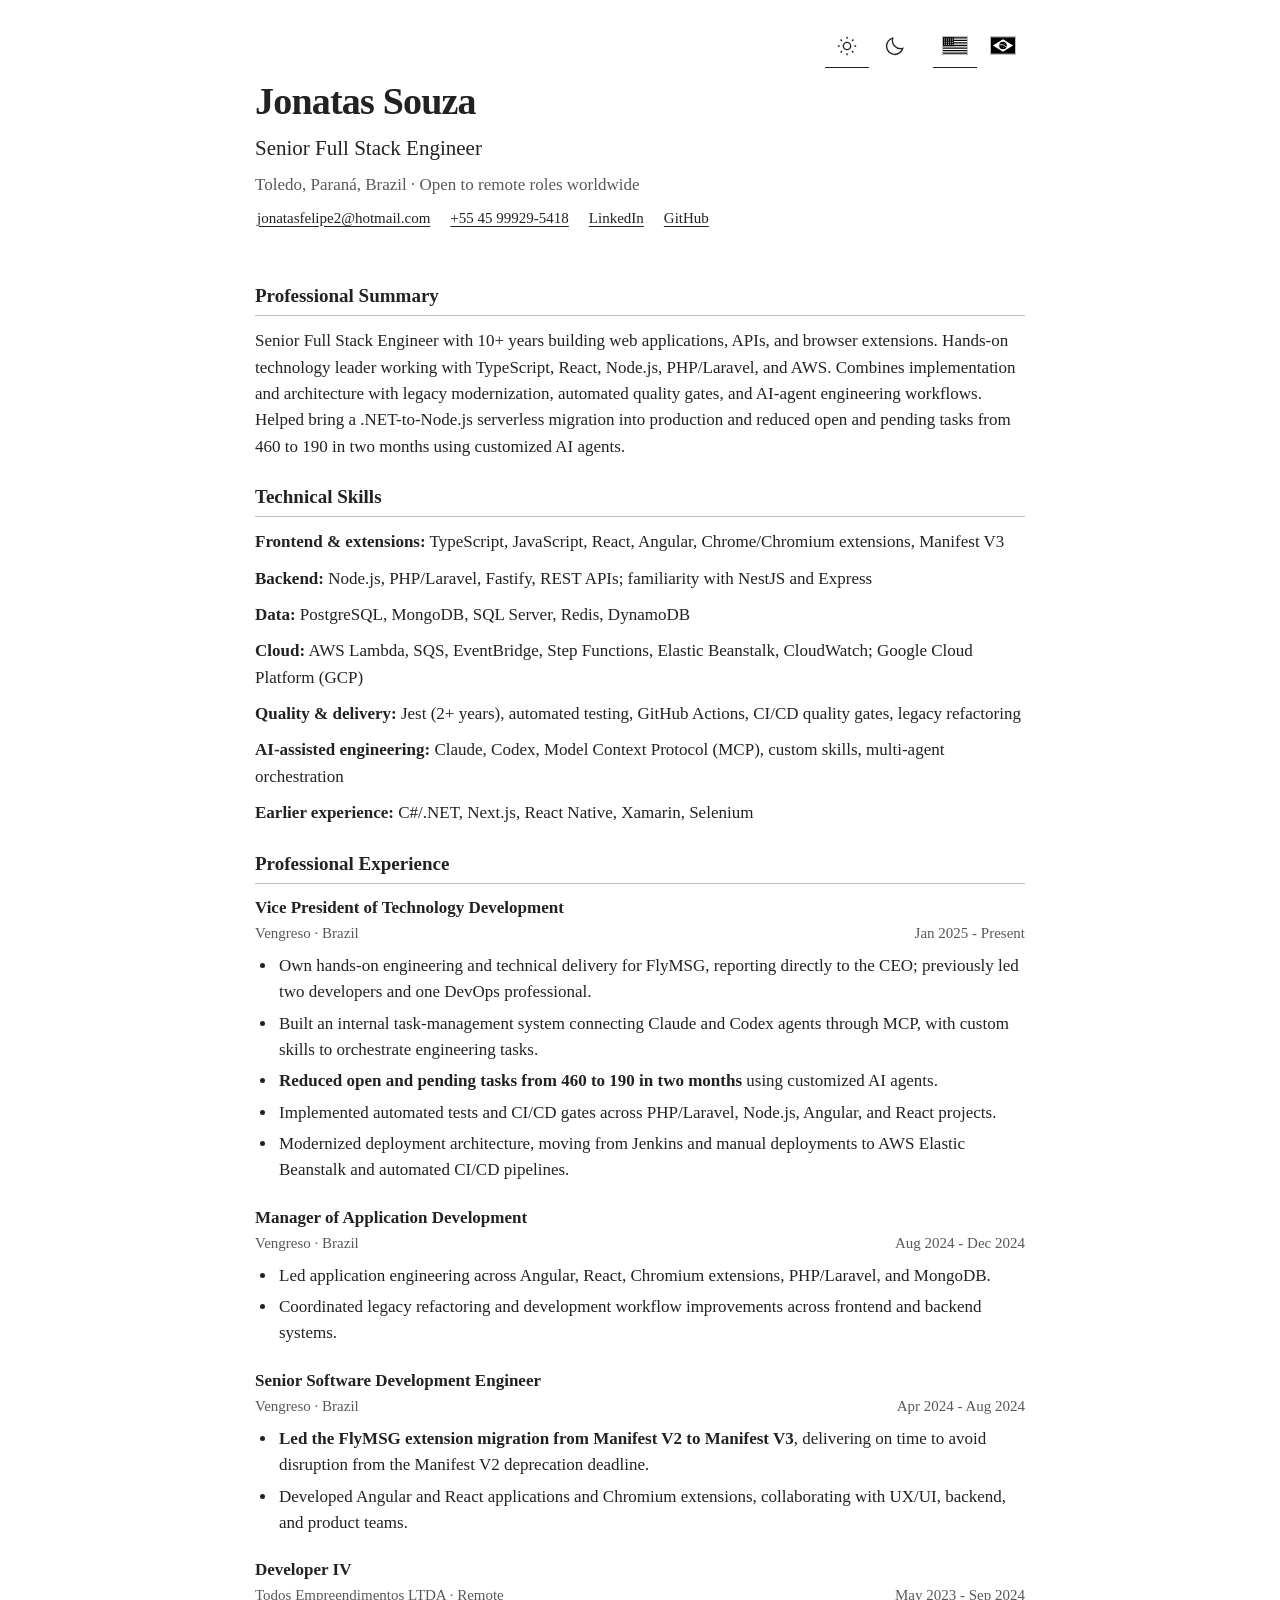
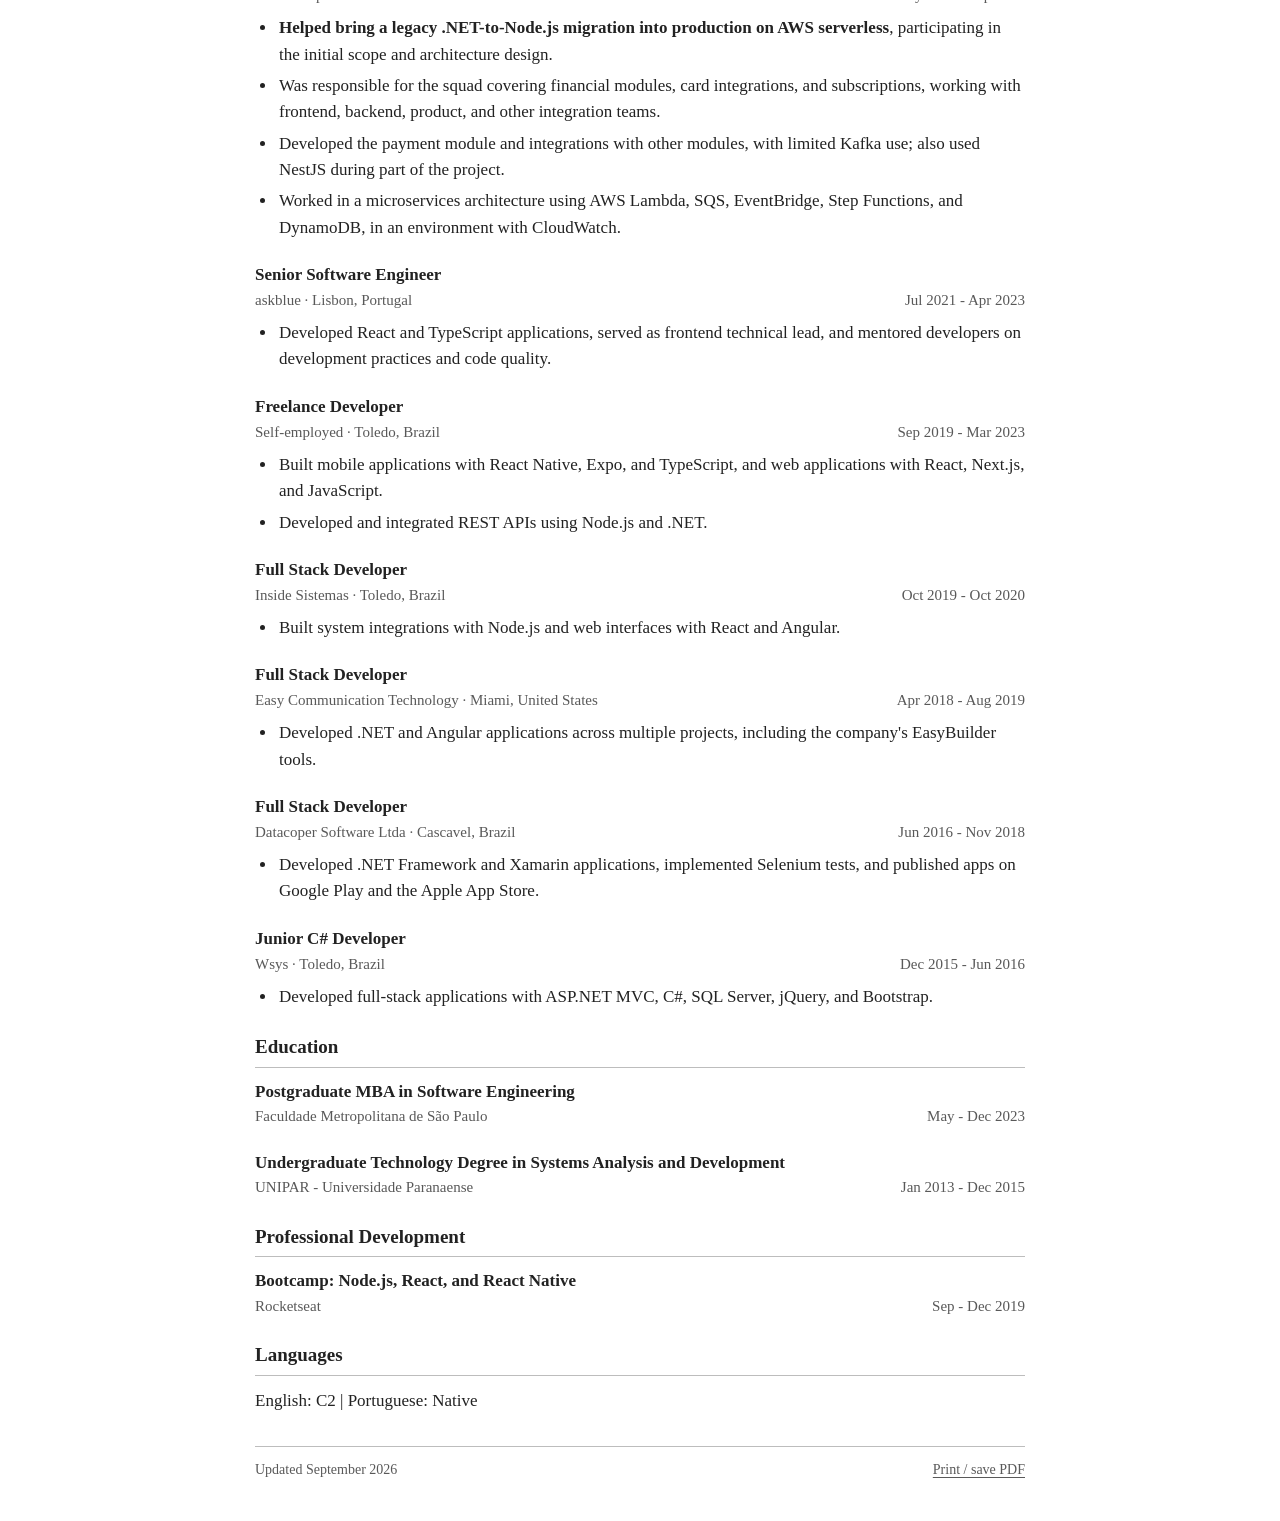
<file: index.html>
<!doctype html>
<html lang="en" data-theme="light">
<head>
  <meta charset="utf-8">
  <meta name="viewport" content="width=device-width, initial-scale=1">
  <meta name="description" content="Jonatas Souza — Senior Full Stack Engineer. 10+ years building web applications, APIs and browser extensions. Node.js, TypeScript, AWS and AI-assisted engineering.">
  <meta name="color-scheme" content="light dark">
  <title>Jonatas Souza — Senior Full Stack Engineer</title>
  <link rel="canonical" href="https://joonatassouza.github.io/">
  <link rel="alternate" hreflang="en" href="https://joonatassouza.github.io/">
  <link rel="alternate" hreflang="pt-BR" href="https://joonatassouza.github.io/pt.html">
  <link rel="alternate" hreflang="x-default" href="https://joonatassouza.github.io/">
  <link rel="stylesheet" href="style.css">
  <script src="script.js" defer></script>
</head>
<body>
  <a class="skip-link" href="#cv">Skip to CV</a>
  <div class="page">
    <nav class="controls" aria-label="Appearance and language">
      <div class="theme-controls" hidden>
        <button type="button" data-set-theme="light" aria-label="Light theme" title="Light theme" aria-pressed="true"><svg viewBox="0 0 24 24" aria-hidden="true"><circle cx="12" cy="12" r="4"/><path d="M12 2v2m0 16v2M2 12h2m16 0h2M5 5l1.5 1.5m11 11L19 19M5 19l1.5-1.5m11-11L19 5"/></svg></button>
        <button type="button" data-set-theme="dark" aria-label="Dark theme" title="Dark theme" aria-pressed="false"><svg viewBox="0 0 24 24" aria-hidden="true"><path d="M20.5 14.5A9 9 0 0 1 9.5 3.5a9 9 0 1 0 11 11Z"/></svg></button>
      </div>
      <a href="index.html" lang="en" hreflang="en" aria-label="English" title="English" aria-current="page"><svg class="flag" viewBox="0 0 38 26" aria-hidden="true"><path fill="white" d="M0 0h38v26H0z"/><path stroke="black" stroke-width="2" d="M0 1h38M0 5h38M0 9h38M0 13h38M0 17h38M0 21h38M0 25h38"/><path fill="black" d="M0 0h17v14H0z"/><path fill="white" d="M2 2h1.4v1.4h-1.4z M5 2h1.4v1.4h-1.4z M8 2h1.4v1.4h-1.4z M11 2h1.4v1.4h-1.4z M14 2h1.4v1.4h-1.4z M2 5h1.4v1.4h-1.4z M5 5h1.4v1.4h-1.4z M8 5h1.4v1.4h-1.4z M11 5h1.4v1.4h-1.4z M14 5h1.4v1.4h-1.4z M2 8h1.4v1.4h-1.4z M5 8h1.4v1.4h-1.4z M8 8h1.4v1.4h-1.4z M11 8h1.4v1.4h-1.4z M14 8h1.4v1.4h-1.4z M2 11h1.4v1.4h-1.4z M5 11h1.4v1.4h-1.4z M8 11h1.4v1.4h-1.4z M11 11h1.4v1.4h-1.4z M14 11h1.4v1.4h-1.4z"/></svg></a>
      <a href="pt.html" lang="pt-BR" hreflang="pt-BR" aria-label="Português brasileiro" title="Português brasileiro"><svg class="flag" viewBox="0 0 38 26" aria-hidden="true"><path fill="black" d="M0 0h38v26H0z"/><path fill="white" d="m19 3 16 10-16 10L3 13Z"/><circle fill="black" cx="19" cy="13" r="6"/><path fill="none" stroke="white" stroke-width="1.2" d="M13.5 11.5q6-1 11 4"/><g fill="white"><circle cx="17" cy="15" r=".5"/><circle cx="20" cy="16" r=".5"/><circle cx="21" cy="10" r=".5"/></g></svg></a>
    </nav>
    <main id="cv">
      <header>
        <h1>Jonatas Souza</h1>
        <p class="subtitle">Senior Full Stack Engineer</p>
        <p class="location">Toledo, Paraná, Brazil · Open to remote roles worldwide</p>
        <ul class="contact" aria-label="Contact">
          <li><a href="mailto:jonatasfelipe2@hotmail.com">jonatasfelipe2@hotmail.com</a></li>
          <li><a href="https://wa.me/5545999295418">+55 45 99929-5418</a></li>
          <li><a href="https://www.linkedin.com/in/joonatassouza/">LinkedIn</a></li>
          <li><a href="https://github.com/joonatassouza">GitHub</a></li>
        </ul>
      </header>
      <section>
<h2>Professional Summary</h2>
<p>Senior Full Stack Engineer with 10+ years building web applications, APIs, and browser extensions. Hands-on technology leader working with TypeScript, React, Node.js, PHP/Laravel, and AWS. Combines implementation and architecture with legacy modernization, automated quality gates, and AI-agent engineering workflows. Helped bring a .NET-to-Node.js serverless migration into production and reduced open and pending tasks from 460 to 190 in two months using customized AI agents.</p>
</section>
<section>
<h2>Technical Skills</h2>
<p><strong>Frontend &amp; extensions:</strong> TypeScript, JavaScript, React, Angular, Chrome/Chromium extensions, Manifest V3</p>
<p><strong>Backend:</strong> Node.js, PHP/Laravel, Fastify, REST APIs; familiarity with NestJS and Express</p>
<p><strong>Data:</strong> PostgreSQL, MongoDB, SQL Server, Redis, DynamoDB</p>
<p><strong>Cloud:</strong> AWS Lambda, SQS, EventBridge, Step Functions, Elastic Beanstalk, CloudWatch; Google Cloud Platform (GCP)</p>
<p><strong>Quality &amp; delivery:</strong> Jest (2+ years), automated testing, GitHub Actions, CI/CD quality gates, legacy refactoring</p>
<p><strong>AI-assisted engineering:</strong> Claude, Codex, Model Context Protocol (MCP), custom skills, multi-agent orchestration</p>
<p><strong>Earlier experience:</strong> C#/.NET, Next.js, React Native, Xamarin, Selenium</p>
</section>
<section>
<h2>Professional Experience</h2>
<article>
<h3>Vice President of Technology Development</h3>
<p class="details"><span>Vengreso · Brazil</span><span>Jan 2025 - Present</span></p>
<ul>
<li>Own hands-on engineering and technical delivery for FlyMSG, reporting directly to the CEO; previously led two developers and one DevOps professional.</li>
<li>Built an internal task-management system connecting Claude and Codex agents through MCP, with custom skills to orchestrate engineering tasks.</li>
<li><strong>Reduced open and pending tasks from 460 to 190 in two months</strong> using customized AI agents.</li>
<li>Implemented automated tests and CI/CD gates across PHP/Laravel, Node.js, Angular, and React projects.</li>
<li>Modernized deployment architecture, moving from Jenkins and manual deployments to AWS Elastic Beanstalk and automated CI/CD pipelines.</li>
</ul>
</article>
<article>
<h3>Manager of Application Development</h3>
<p class="details"><span>Vengreso · Brazil</span><span>Aug 2024 - Dec 2024</span></p>
<ul>
<li>Led application engineering across Angular, React, Chromium extensions, PHP/Laravel, and MongoDB.</li>
<li>Coordinated legacy refactoring and development workflow improvements across frontend and backend systems.</li>
</ul>
</article>
<article>
<h3>Senior Software Development Engineer</h3>
<p class="details"><span>Vengreso · Brazil</span><span>Apr 2024 - Aug 2024</span></p>
<ul>
<li><strong>Led the FlyMSG extension migration from Manifest V2 to Manifest V3</strong>, delivering on time to avoid disruption from the Manifest V2 deprecation deadline.</li>
<li>Developed Angular and React applications and Chromium extensions, collaborating with UX/UI, backend, and product teams.</li>
</ul>
</article>
<article>
<h3>Developer IV</h3>
<p class="details"><span>Todos Empreendimentos LTDA · Remote</span><span>May 2023 - Sep 2024</span></p>
<ul>
<li><strong>Helped bring a legacy .NET-to-Node.js migration into production on AWS serverless</strong>, participating in the initial scope and architecture design.</li>
<li>Was responsible for the squad covering financial modules, card integrations, and subscriptions, working with frontend, backend, product, and other integration teams.</li>
<li>Developed the payment module and integrations with other modules, with limited Kafka use; also used NestJS during part of the project.</li>
<li>Worked in a microservices architecture using AWS Lambda, SQS, EventBridge, Step Functions, and DynamoDB, in an environment with CloudWatch.</li>
</ul>
</article>
<article>
<h3>Senior Software Engineer</h3>
<p class="details"><span>askblue · Lisbon, Portugal</span><span>Jul 2021 - Apr 2023</span></p>
<ul>
<li>Developed React and TypeScript applications, served as frontend technical lead, and mentored developers on development practices and code quality.</li>
</ul>
</article>
<article>
<h3>Freelance Developer</h3>
<p class="details"><span>Self-employed · Toledo, Brazil</span><span>Sep 2019 - Mar 2023</span></p>
<ul>
<li>Built mobile applications with React Native, Expo, and TypeScript, and web applications with React, Next.js, and JavaScript.</li>
<li>Developed and integrated REST APIs using Node.js and .NET.</li>
</ul>
</article>
<article>
<h3>Full Stack Developer</h3>
<p class="details"><span>Inside Sistemas · Toledo, Brazil</span><span>Oct 2019 - Oct 2020</span></p>
<ul>
<li>Built system integrations with Node.js and web interfaces with React and Angular.</li>
</ul>
</article>
<article>
<h3>Full Stack Developer</h3>
<p class="details"><span>Easy Communication Technology · Miami, United States</span><span>Apr 2018 - Aug 2019</span></p>
<ul>
<li>Developed .NET and Angular applications across multiple projects, including the company&#x27;s EasyBuilder tools.</li>
</ul>
</article>
<article>
<h3>Full Stack Developer</h3>
<p class="details"><span>Datacoper Software Ltda · Cascavel, Brazil</span><span>Jun 2016 - Nov 2018</span></p>
<ul>
<li>Developed .NET Framework and Xamarin applications, implemented Selenium tests, and published apps on Google Play and the Apple App Store.</li>
</ul>
</article>
<article>
<h3>Junior C# Developer</h3>
<p class="details"><span>Wsys · Toledo, Brazil</span><span>Dec 2015 - Jun 2016</span></p>
<ul>
<li>Developed full-stack applications with ASP.NET MVC, C#, SQL Server, jQuery, and Bootstrap.</li>
</ul>
</article>
</section>
<section>
<h2>Education</h2>
<article>
<h3>Postgraduate MBA in Software Engineering</h3>
<p class="details"><span>Faculdade Metropolitana de São Paulo</span><span>May - Dec 2023</span></p>
</article>
<article>
<h3>Undergraduate Technology Degree in Systems Analysis and Development</h3>
<p class="details"><span>UNIPAR - Universidade Paranaense</span><span>Jan 2013 - Dec 2015</span></p>
</article>
</section>
<section>
<h2>Professional Development</h2>
<article>
<h3>Bootcamp: Node.js, React, and React Native</h3>
<p class="details"><span>Rocketseat</span><span>Sep - Dec 2019</span></p>
</article>
</section>
<section>
<h2>Languages</h2>
<p>English: C2 | Portuguese: Native</p>
</section>
    </main>
    <footer>
      <span>Updated September 2026</span>
      <button class="print-link" type="button" hidden>Print / save PDF</button>
    </footer>
  </div>
</body>
</html>
</file>
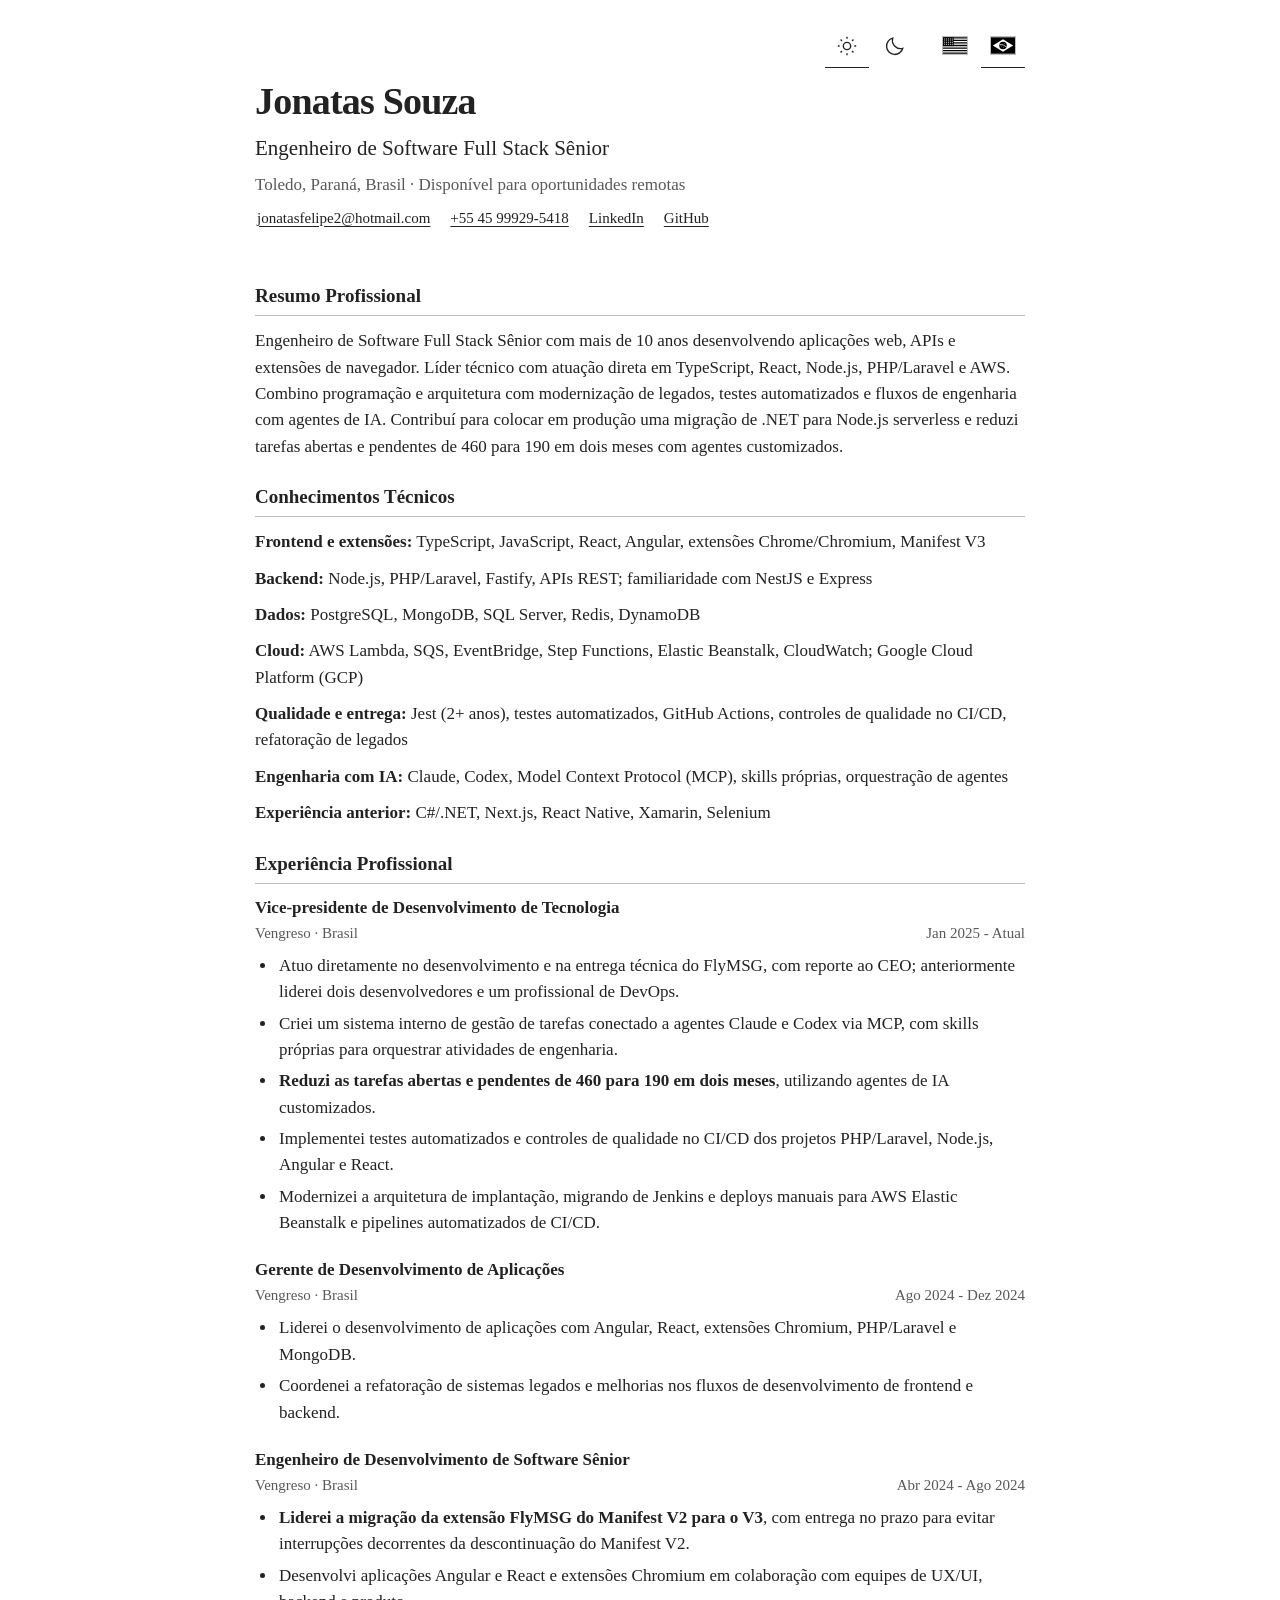
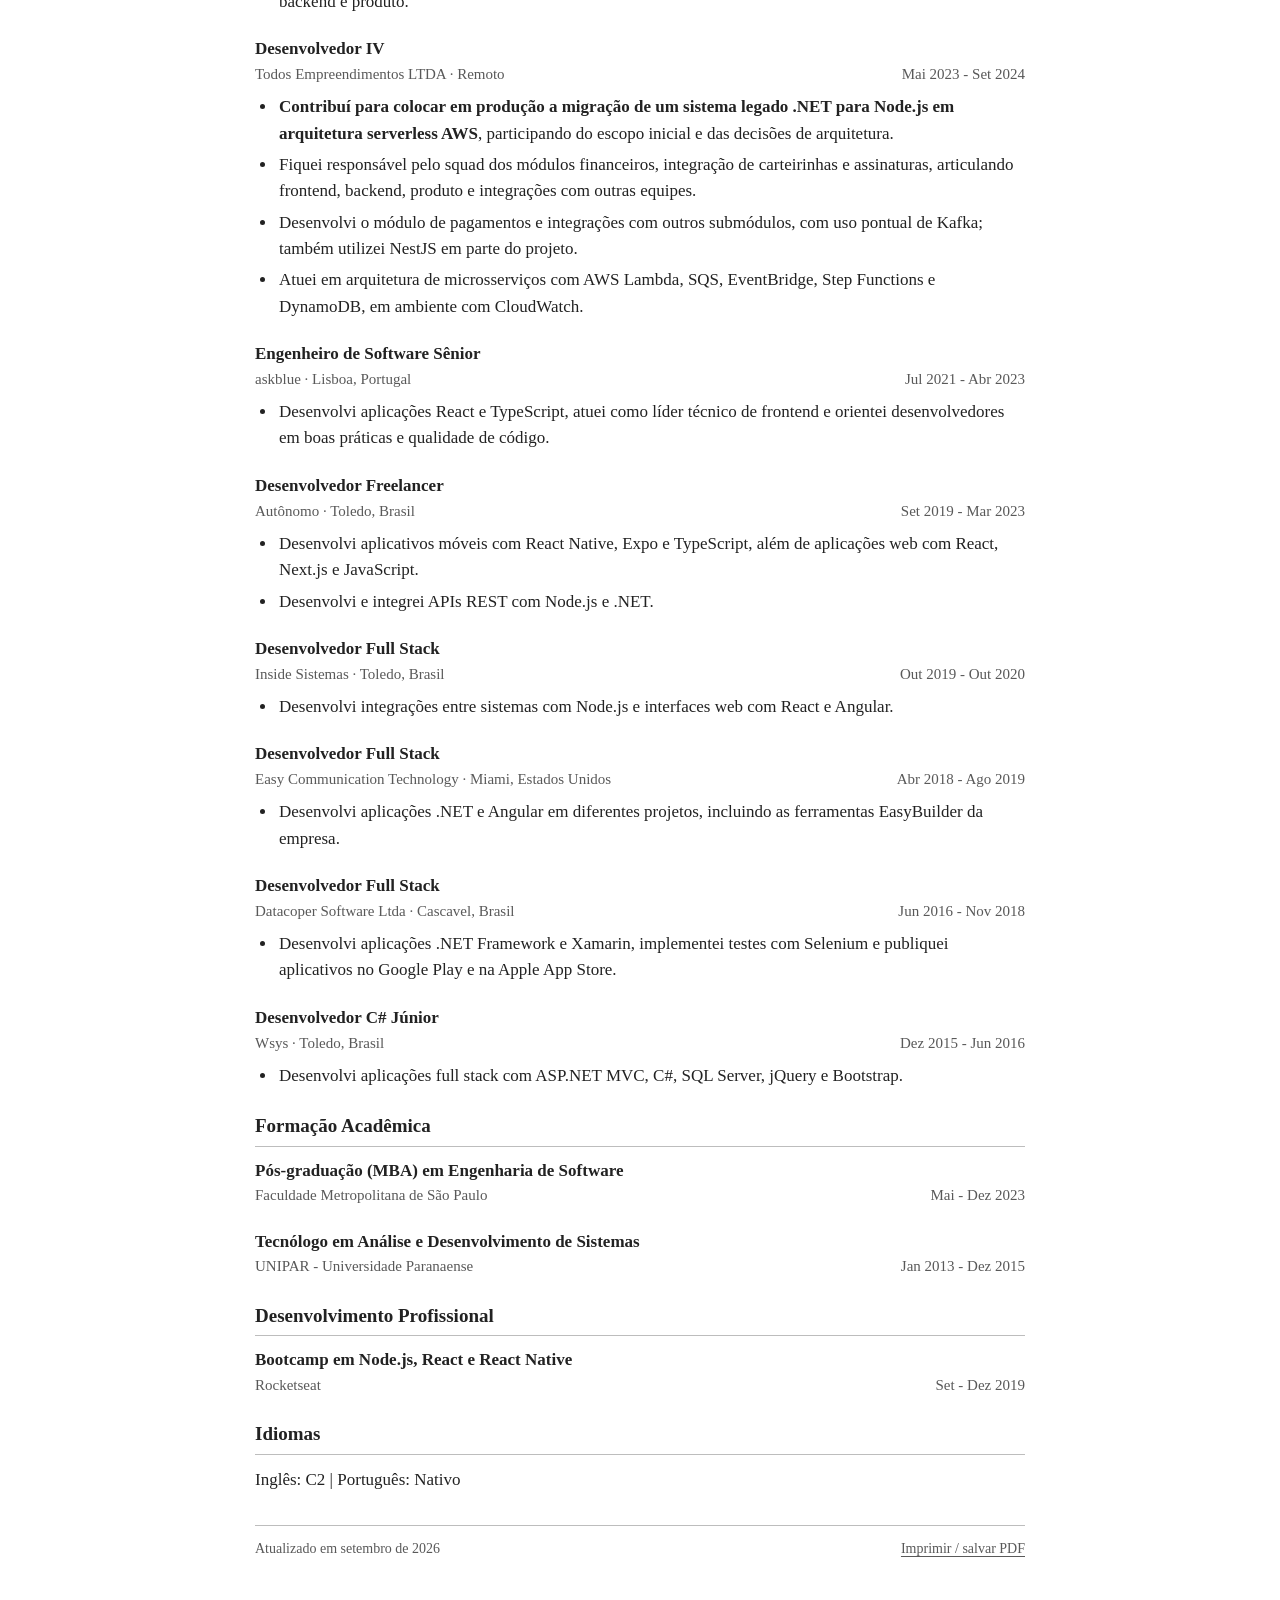
<file: pt.html>
<!doctype html>
<html lang="pt-BR" data-theme="light">
<head>
  <meta charset="utf-8">
  <meta name="viewport" content="width=device-width, initial-scale=1">
  <meta name="description" content="Jonatas Souza — Engenheiro de Software Full Stack Sênior. Mais de 10 anos de experiência em aplicações web, APIs e extensões. Node.js, TypeScript, AWS e engenharia com IA.">
  <meta name="color-scheme" content="light dark">
  <title>Jonatas Souza — Engenheiro de Software Full Stack Sênior</title>
  <link rel="canonical" href="https://joonatassouza.github.io/pt.html">
  <link rel="alternate" hreflang="en" href="https://joonatassouza.github.io/">
  <link rel="alternate" hreflang="pt-BR" href="https://joonatassouza.github.io/pt.html">
  <link rel="alternate" hreflang="x-default" href="https://joonatassouza.github.io/">
  <link rel="stylesheet" href="style.css">
  <script src="script.js" defer></script>
</head>
<body>
  <a class="skip-link" href="#cv">Ir para o currículo</a>
  <div class="page">
    <nav class="controls" aria-label="Aparência e idioma">
      <div class="theme-controls" hidden>
        <button type="button" data-set-theme="light" aria-label="Tema claro" title="Tema claro" aria-pressed="true"><svg viewBox="0 0 24 24" aria-hidden="true"><circle cx="12" cy="12" r="4"/><path d="M12 2v2m0 16v2M2 12h2m16 0h2M5 5l1.5 1.5m11 11L19 19M5 19l1.5-1.5m11-11L19 5"/></svg></button>
        <button type="button" data-set-theme="dark" aria-label="Tema escuro" title="Tema escuro" aria-pressed="false"><svg viewBox="0 0 24 24" aria-hidden="true"><path d="M20.5 14.5A9 9 0 0 1 9.5 3.5a9 9 0 1 0 11 11Z"/></svg></button>
      </div>
      <a href="index.html" lang="en" hreflang="en" aria-label="English" title="English"><svg class="flag" viewBox="0 0 38 26" aria-hidden="true"><path fill="white" d="M0 0h38v26H0z"/><path stroke="black" stroke-width="2" d="M0 1h38M0 5h38M0 9h38M0 13h38M0 17h38M0 21h38M0 25h38"/><path fill="black" d="M0 0h17v14H0z"/><path fill="white" d="M2 2h1.4v1.4h-1.4z M5 2h1.4v1.4h-1.4z M8 2h1.4v1.4h-1.4z M11 2h1.4v1.4h-1.4z M14 2h1.4v1.4h-1.4z M2 5h1.4v1.4h-1.4z M5 5h1.4v1.4h-1.4z M8 5h1.4v1.4h-1.4z M11 5h1.4v1.4h-1.4z M14 5h1.4v1.4h-1.4z M2 8h1.4v1.4h-1.4z M5 8h1.4v1.4h-1.4z M8 8h1.4v1.4h-1.4z M11 8h1.4v1.4h-1.4z M14 8h1.4v1.4h-1.4z M2 11h1.4v1.4h-1.4z M5 11h1.4v1.4h-1.4z M8 11h1.4v1.4h-1.4z M11 11h1.4v1.4h-1.4z M14 11h1.4v1.4h-1.4z"/></svg></a>
      <a href="pt.html" lang="pt-BR" hreflang="pt-BR" aria-label="Português brasileiro" title="Português brasileiro" aria-current="page"><svg class="flag" viewBox="0 0 38 26" aria-hidden="true"><path fill="black" d="M0 0h38v26H0z"/><path fill="white" d="m19 3 16 10-16 10L3 13Z"/><circle fill="black" cx="19" cy="13" r="6"/><path fill="none" stroke="white" stroke-width="1.2" d="M13.5 11.5q6-1 11 4"/><g fill="white"><circle cx="17" cy="15" r=".5"/><circle cx="20" cy="16" r=".5"/><circle cx="21" cy="10" r=".5"/></g></svg></a>
    </nav>
    <main id="cv">
      <header>
        <h1>Jonatas Souza</h1>
        <p class="subtitle">Engenheiro de Software Full Stack Sênior</p>
        <p class="location">Toledo, Paraná, Brasil · Disponível para oportunidades remotas</p>
        <ul class="contact" aria-label="Contato">
          <li><a href="mailto:jonatasfelipe2@hotmail.com">jonatasfelipe2@hotmail.com</a></li>
          <li><a href="https://wa.me/5545999295418">+55 45 99929-5418</a></li>
          <li><a href="https://www.linkedin.com/in/joonatassouza/">LinkedIn</a></li>
          <li><a href="https://github.com/joonatassouza">GitHub</a></li>
        </ul>
      </header>
      <section>
<h2>Resumo Profissional</h2>
<p>Engenheiro de Software Full Stack Sênior com mais de 10 anos desenvolvendo aplicações web, APIs e extensões de navegador. Líder técnico com atuação direta em TypeScript, React, Node.js, PHP/Laravel e AWS. Combino programação e arquitetura com modernização de legados, testes automatizados e fluxos de engenharia com agentes de IA. Contribuí para colocar em produção uma migração de .NET para Node.js serverless e reduzi tarefas abertas e pendentes de 460 para 190 em dois meses com agentes customizados.</p>
</section>
<section>
<h2>Conhecimentos Técnicos</h2>
<p><strong>Frontend e extensões:</strong> TypeScript, JavaScript, React, Angular, extensões Chrome/Chromium, Manifest V3</p>
<p><strong>Backend:</strong> Node.js, PHP/Laravel, Fastify, APIs REST; familiaridade com NestJS e Express</p>
<p><strong>Dados:</strong> PostgreSQL, MongoDB, SQL Server, Redis, DynamoDB</p>
<p><strong>Cloud:</strong> AWS Lambda, SQS, EventBridge, Step Functions, Elastic Beanstalk, CloudWatch; Google Cloud Platform (GCP)</p>
<p><strong>Qualidade e entrega:</strong> Jest (2+ anos), testes automatizados, GitHub Actions, controles de qualidade no CI/CD, refatoração de legados</p>
<p><strong>Engenharia com IA:</strong> Claude, Codex, Model Context Protocol (MCP), skills próprias, orquestração de agentes</p>
<p><strong>Experiência anterior:</strong> C#/.NET, Next.js, React Native, Xamarin, Selenium</p>
</section>
<section>
<h2>Experiência Profissional</h2>
<article>
<h3>Vice-presidente de Desenvolvimento de Tecnologia</h3>
<p class="details"><span>Vengreso · Brasil</span><span>Jan 2025 - Atual</span></p>
<ul>
<li>Atuo diretamente no desenvolvimento e na entrega técnica do FlyMSG, com reporte ao CEO; anteriormente liderei dois desenvolvedores e um profissional de DevOps.</li>
<li>Criei um sistema interno de gestão de tarefas conectado a agentes Claude e Codex via MCP, com skills próprias para orquestrar atividades de engenharia.</li>
<li><strong>Reduzi as tarefas abertas e pendentes de 460 para 190 em dois meses</strong>, utilizando agentes de IA customizados.</li>
<li>Implementei testes automatizados e controles de qualidade no CI/CD dos projetos PHP/Laravel, Node.js, Angular e React.</li>
<li>Modernizei a arquitetura de implantação, migrando de Jenkins e deploys manuais para AWS Elastic Beanstalk e pipelines automatizados de CI/CD.</li>
</ul>
</article>
<article>
<h3>Gerente de Desenvolvimento de Aplicações</h3>
<p class="details"><span>Vengreso · Brasil</span><span>Ago 2024 - Dez 2024</span></p>
<ul>
<li>Liderei o desenvolvimento de aplicações com Angular, React, extensões Chromium, PHP/Laravel e MongoDB.</li>
<li>Coordenei a refatoração de sistemas legados e melhorias nos fluxos de desenvolvimento de frontend e backend.</li>
</ul>
</article>
<article>
<h3>Engenheiro de Desenvolvimento de Software Sênior</h3>
<p class="details"><span>Vengreso · Brasil</span><span>Abr 2024 - Ago 2024</span></p>
<ul>
<li><strong>Liderei a migração da extensão FlyMSG do Manifest V2 para o V3</strong>, com entrega no prazo para evitar interrupções decorrentes da descontinuação do Manifest V2.</li>
<li>Desenvolvi aplicações Angular e React e extensões Chromium em colaboração com equipes de UX/UI, backend e produto.</li>
</ul>
</article>
<article>
<h3>Desenvolvedor IV</h3>
<p class="details"><span>Todos Empreendimentos LTDA · Remoto</span><span>Mai 2023 - Set 2024</span></p>
<ul>
<li><strong>Contribuí para colocar em produção a migração de um sistema legado .NET para Node.js em arquitetura serverless AWS</strong>, participando do escopo inicial e das decisões de arquitetura.</li>
<li>Fiquei responsável pelo squad dos módulos financeiros, integração de carteirinhas e assinaturas, articulando frontend, backend, produto e integrações com outras equipes.</li>
<li>Desenvolvi o módulo de pagamentos e integrações com outros submódulos, com uso pontual de Kafka; também utilizei NestJS em parte do projeto.</li>
<li>Atuei em arquitetura de microsserviços com AWS Lambda, SQS, EventBridge, Step Functions e DynamoDB, em ambiente com CloudWatch.</li>
</ul>
</article>
<article>
<h3>Engenheiro de Software Sênior</h3>
<p class="details"><span>askblue · Lisboa, Portugal</span><span>Jul 2021 - Abr 2023</span></p>
<ul>
<li>Desenvolvi aplicações React e TypeScript, atuei como líder técnico de frontend e orientei desenvolvedores em boas práticas e qualidade de código.</li>
</ul>
</article>
<article>
<h3>Desenvolvedor Freelancer</h3>
<p class="details"><span>Autônomo · Toledo, Brasil</span><span>Set 2019 - Mar 2023</span></p>
<ul>
<li>Desenvolvi aplicativos móveis com React Native, Expo e TypeScript, além de aplicações web com React, Next.js e JavaScript.</li>
<li>Desenvolvi e integrei APIs REST com Node.js e .NET.</li>
</ul>
</article>
<article>
<h3>Desenvolvedor Full Stack</h3>
<p class="details"><span>Inside Sistemas · Toledo, Brasil</span><span>Out 2019 - Out 2020</span></p>
<ul>
<li>Desenvolvi integrações entre sistemas com Node.js e interfaces web com React e Angular.</li>
</ul>
</article>
<article>
<h3>Desenvolvedor Full Stack</h3>
<p class="details"><span>Easy Communication Technology · Miami, Estados Unidos</span><span>Abr 2018 - Ago 2019</span></p>
<ul>
<li>Desenvolvi aplicações .NET e Angular em diferentes projetos, incluindo as ferramentas EasyBuilder da empresa.</li>
</ul>
</article>
<article>
<h3>Desenvolvedor Full Stack</h3>
<p class="details"><span>Datacoper Software Ltda · Cascavel, Brasil</span><span>Jun 2016 - Nov 2018</span></p>
<ul>
<li>Desenvolvi aplicações .NET Framework e Xamarin, implementei testes com Selenium e publiquei aplicativos no Google Play e na Apple App Store.</li>
</ul>
</article>
<article>
<h3>Desenvolvedor C# Júnior</h3>
<p class="details"><span>Wsys · Toledo, Brasil</span><span>Dez 2015 - Jun 2016</span></p>
<ul>
<li>Desenvolvi aplicações full stack com ASP.NET MVC, C#, SQL Server, jQuery e Bootstrap.</li>
</ul>
</article>
</section>
<section>
<h2>Formação Acadêmica</h2>
<article>
<h3>Pós-graduação (MBA) em Engenharia de Software</h3>
<p class="details"><span>Faculdade Metropolitana de São Paulo</span><span>Mai - Dez 2023</span></p>
</article>
<article>
<h3>Tecnólogo em Análise e Desenvolvimento de Sistemas</h3>
<p class="details"><span>UNIPAR - Universidade Paranaense</span><span>Jan 2013 - Dez 2015</span></p>
</article>
</section>
<section>
<h2>Desenvolvimento Profissional</h2>
<article>
<h3>Bootcamp em Node.js, React e React Native</h3>
<p class="details"><span>Rocketseat</span><span>Set - Dez 2019</span></p>
</article>
</section>
<section>
<h2>Idiomas</h2>
<p>Inglês: C2 | Português: Nativo</p>
</section>
    </main>
    <footer>
      <span>Atualizado em setembro de 2026</span>
      <button class="print-link" type="button" hidden>Imprimir / salvar PDF</button>
    </footer>
  </div>
</body>
</html>
</file>
<file: style.css>
:root {
  color-scheme: light;
  --paper: #fff;
  --ink: #222;
  --muted: #595959;
  --rule: #bdbdbd;
}
:root[data-theme="dark"] {
  color-scheme: dark;
  --paper: #191919;
  --ink: #e8e8e8;
  --muted: #b7b7b7;
  --rule: #626262;
}
* { box-sizing: border-box; }
[hidden] { display: none !important; }
body {
  margin: 0;
  background: var(--paper);
  color: var(--ink);
  font: 17px/1.55 Georgia, "Times New Roman", serif;
}
.page { max-width: 850px; margin: 0 auto; padding: 24px 40px 40px; }
a { color: inherit; text-underline-offset: 3px; text-decoration-thickness: 1px; }
a:hover { text-decoration-thickness: 2px; }
button { font: inherit; color: inherit; cursor: pointer; }
:focus-visible { outline: 2px solid var(--ink); outline-offset: 4px; }
.skip-link { position: absolute; top: 8px; left: 8px; background: var(--paper); padding: 8px; transform: translateY(-150%); }
.skip-link:focus { transform: none; }
.controls { display: flex; justify-content: flex-end; align-items: center; gap: 4px; margin-bottom: 12px; }
.theme-controls { display: flex; margin-right: 12px; gap: 4px; }
.controls a, .controls button {
  display: inline-flex; align-items: center; justify-content: center;
  width: 44px; height: 44px; padding: 9px;
  border: 0; border-bottom: 1px solid transparent; background: transparent;
}
.controls [aria-current="page"], .controls [aria-pressed="true"] { border-bottom-color: var(--ink); }
.controls svg { width: 22px; height: 22px; fill: none; stroke: currentColor; stroke-width: 1.5; }
.controls .flag { width: 27px; height: 19px; stroke: none; border: 1px solid var(--rule); }
header { padding-bottom: 24px; }
h1 { margin: 0; font-size: 38px; line-height: 1.15; letter-spacing: -.8px; }
.subtitle { font-size: 21px; margin: 8px 0; }
.location { color: var(--muted); margin: 0 0 8px; }
.contact { display: flex; flex-wrap: wrap; gap: 4px 18px; padding: 0; margin: 0; list-style: none; font-size: 15px; }
section { margin-top: 22px; }
h2 { font-size: 19px; margin: 0 0 12px; padding-bottom: 5px; border-bottom: 1px solid var(--rule); }
h3 { font-size: 17px; line-height: 1.4; margin: 0; }
p { margin: 0 0 10px; }
article { margin: 0 0 22px; }
.details { display: flex; justify-content: space-between; gap: 4px 20px; flex-wrap: wrap; color: var(--muted); font-size: 15px; margin: 2px 0 8px; }
ul { padding-left: 22px; margin: 8px 0 0; }
li { padding-left: 2px; margin-bottom: 5px; }
footer { display: flex; justify-content: space-between; gap: 16px; border-top: 1px solid var(--rule); margin-top: 32px; padding-top: 12px; color: var(--muted); font-size: 14px; }
.print-link { border: 0; background: transparent; padding: 0; text-decoration: underline; text-underline-offset: 3px; }
@media (max-width: 540px) {
  .page { padding: 12px 22px 28px; }
  h1 { font-size: 33px; }
  .subtitle { font-size: 19px; }
  .contact { flex-direction: column; }
  .details { flex-direction: column; gap: 0; }
  footer { flex-wrap: wrap; }
}
@page { size: A4; margin: 14mm; }
@media print {
  :root, :root[data-theme="dark"] { --paper: #fff; --ink: #000; --muted: #333; --rule: #999; color-scheme: light; }
  body { font-size: 10pt; line-height: 1.3; }
  .page { max-width: none; padding: 0; }
  .controls, .skip-link, footer { display: none; }
  header { padding-bottom: 6px; }
  h1 { font-size: 25pt; }
  .subtitle { font-size: 14pt; }
  .contact, .details { font-size: 9pt; }
  .contact { flex-direction: row; }
  .details { flex-direction: row; }
  h2 { font-size: 12pt; break-after: avoid; margin-bottom: 8px; }
  h3 { font-size: 10.5pt; }
  section { margin-top: 10px; }
  article { break-inside: avoid; margin-bottom: 10px; }
  p { margin-bottom: 4px; }
  li { margin-bottom: 3px; }
  .details { margin-bottom: 5px; }
  p, li { orphans: 3; widows: 3; }
  a { text-decoration: none; }
}
</file>
